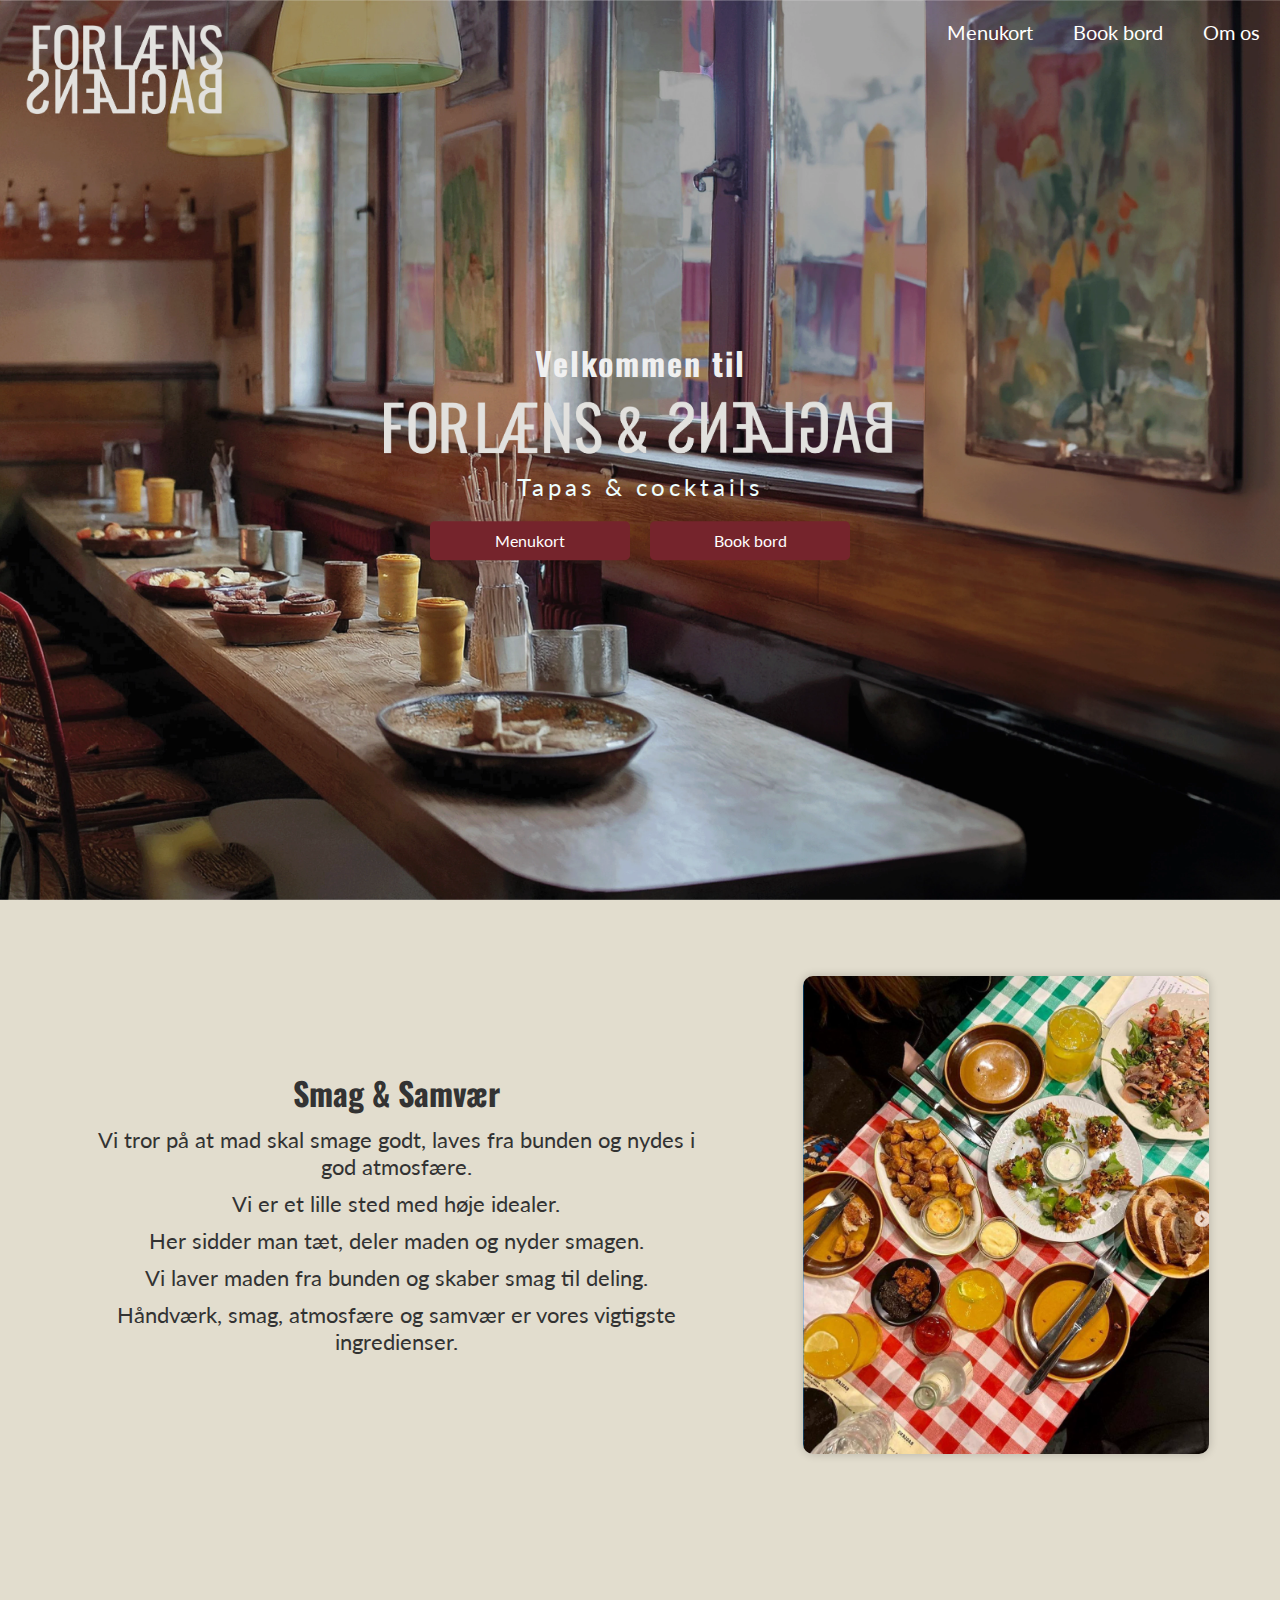
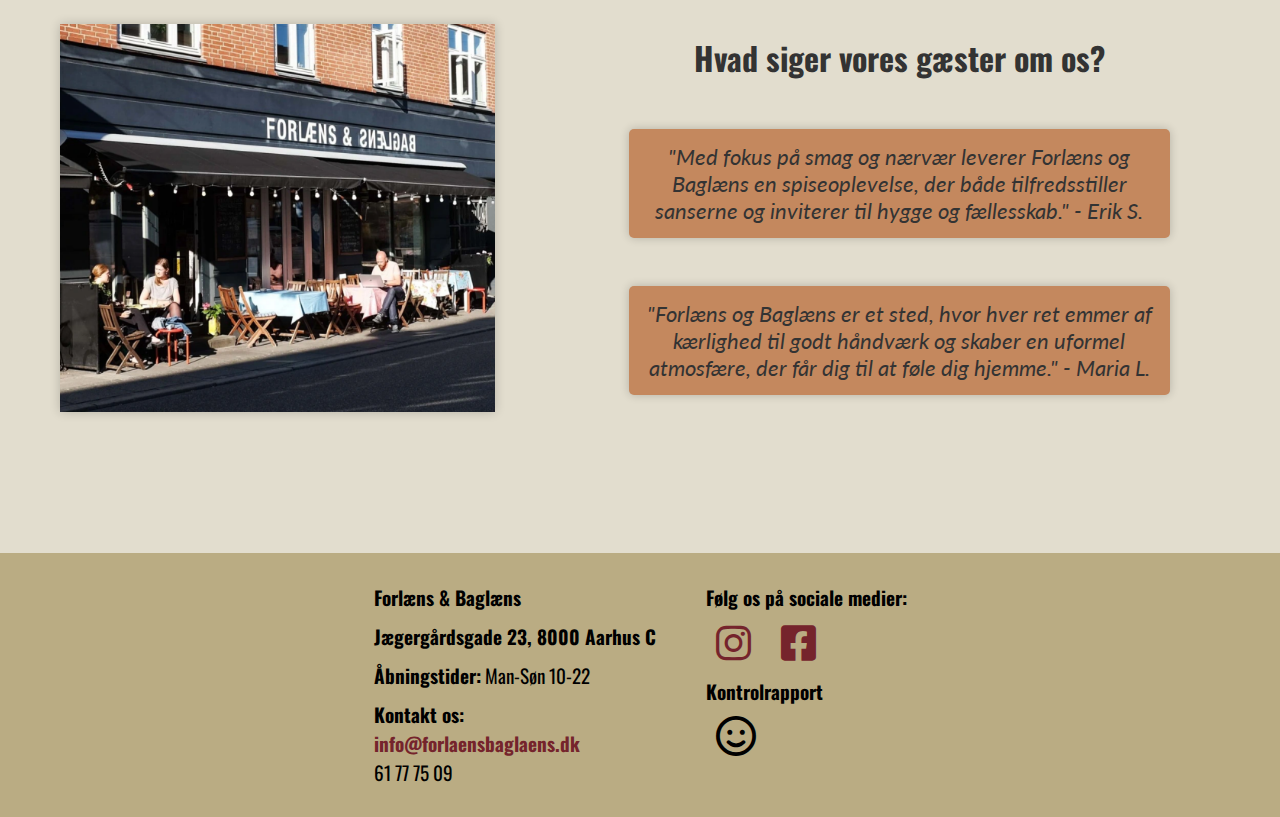
<file: index.html>
<!DOCTYPE html>
<html lang="da">
<head>
    <meta charset="UTF-8">
    <meta name="viewport" content="width=device-width, initial-scale=1.0">
    <meta name="decsription" content="FORLÆNS OG BAGLÆNS er en tapasrestaurant,
    der serverer spanskinspireret gourmetmad i uformelle omgivelser, et sted hvor gæster og personale er tæt på hinanden.
    Cocktails, kaffe, tapas og mere, besøg os på Aarhus hjerte!">
    <title>Forlæns og Baglæns</title>
    <link rel="stylesheet" href="css/style.css">
    <link rel="icon" type="image/x-icon" href="/img/Favicon.png">
    <link href="https://cdnjs.cloudflare.com/ajax/libs/font-awesome/6.0.0-beta3/css/all.min.css" rel="stylesheet">
    <link href='https://fonts.googleapis.com/css?family=Lato' rel='stylesheet'>
    <link href='https://fonts.googleapis.com/css?family=Oswald' rel='stylesheet'>

</head>
<body>
    <nav>
        <header class="header-white">
            <input class="menu-btn-white" type="checkbox" id="menu-btn-white"/>
            <label class="menu-icon-white" for="menu-btn-white"><span class="navicon-white"></span></label>
            <ul class="menu-white">
                <li><a href="/menukort.html" class="nav-link-white">Menukort</a></li>
                <li><a href="/Bookbord.html" class="nav-link-white">Book bord</a></li>
                <li><a href="/omos.html" class="nav-link-white">Om os</a></li>
            </ul>
        </header>
    </nav>

        <section class="image-container">
            <img src="/img/Forbillede.webp" alt="Front Page Image" id="forbillede">
            <a href="/index.html">
                <img src="/img/LogoLilleHvid.webp" alt="Website Logo" id="logo"> 
            </a>
                <div class="overlay">
                    <h1 class="welcome-text">Velkommen til</h1>
                    <img src="/img/LogoStorHvidBred.webp" alt="Website Logo" id="mainlogo">
                    <p class="subtext">Tapas & cocktails</p>
                        <div class="buttons">
                           <a href="/menukort.html" class="button">Menukort</a>
                           <a href="/Bookbord.html" class="button">Book bord</a>
                    </div>
                </div>
        </section>

        <br>
        <br>
        <br>    
        <br>    
    

        <main class="main-article">
            <section class="section-taste">
                <div class="content">
                    <h2>Smag & Samvær</h2>
                    <p>Vi tror på at mad skal smage godt, laves fra bunden og nydes i god atmosfære.</p>
                    <p>Vi er et lille sted med høje idealer.</p>
                    <p>Her sidder man tæt, deler maden og nyder smagen.</p>
                    <p>Vi laver maden fra bunden og skaber smag til deling.</p>
                    <p>Håndværk, smag, atmosfære og samvær er vores vigtigste ingredienser.</p>
                </div>
                <div class="image-article">
                    <img src="/img/SmagBillede.png" alt="Delicious food served at the restaurant">
                </div>
            </section>
        
            <br>
            <br>
            <br>

            

            <section class="section-reviews">
                <div class="image-article2">
                    <img src="/img/Shopfront.png" alt="Front of Forlæns & Baglæns restaurant">
                </div>
                <div class="content">
                    <h2>Hvad siger vores gæster om os?</h2>
                    <br>
                    <br>
                    <blockquote>
                        "Med fokus på smag og nærvær leverer Forlæns og Baglæns en spiseoplevelse, der både tilfredsstiller sanserne og inviterer til hygge og fællesskab." - Erik S.
                    </blockquote>
                    <br>
                    <br>
                    <blockquote>
                        "Forlæns og Baglæns er et sted, hvor hver ret emmer af kærlighed til godt håndværk og skaber en uformel atmosfære, der får dig til at føle dig hjemme." - Maria L.
                    </blockquote>
                </div>
            </section>
        </main>

        <br>
        <br>    
        <br>
        <br>
        <br>
        <br>

    
    <footer>
        <div class="footer-content">
            <div class="footer-info">
                <p><strong>Forlæns & Baglæns</strong></p>
                <p><strong>Jægergårdsgade 23, 8000 Aarhus C</strong></p>
                <p><strong>Åbningstider:</strong> Man-Søn 10-22</p>
                <p><strong>Kontakt os:</strong><br>
                    <a href="mailto:info@forlaensbaglaens.dk">info@forlaensbaglaens.dk</a><br>
                    61 77 75 09
                </p>
            </div>
    
            <div class="footer-icons">
                <p><strong>Følg os på sociale medier:</strong></p>
                <div class="social-media">
                    <a href="https://www.instagram.com/forlaensbaglaens/" target="_blank" class="social-icon">
                        <i class="fab fa-instagram"></i>
                    </a>
                    <a href="https://www.facebook.com/forlaensogbaglaens" target="_blank" class="social-icon">
                        <i class="fab fa-facebook-square"></i>
                    </a>
                </div>
                <p><strong>Kontrolrapport</strong></p>
                <div class="kontrolrapport">
                    <a href="https://www.findsmiley.dk/716394" target="_blank" class="smiley-icon">
                        <i class="far fa-smile"></i>
                    </a>
                </div>
            </div>
        </div>
    </footer>
    
</body>
</html>
</file>
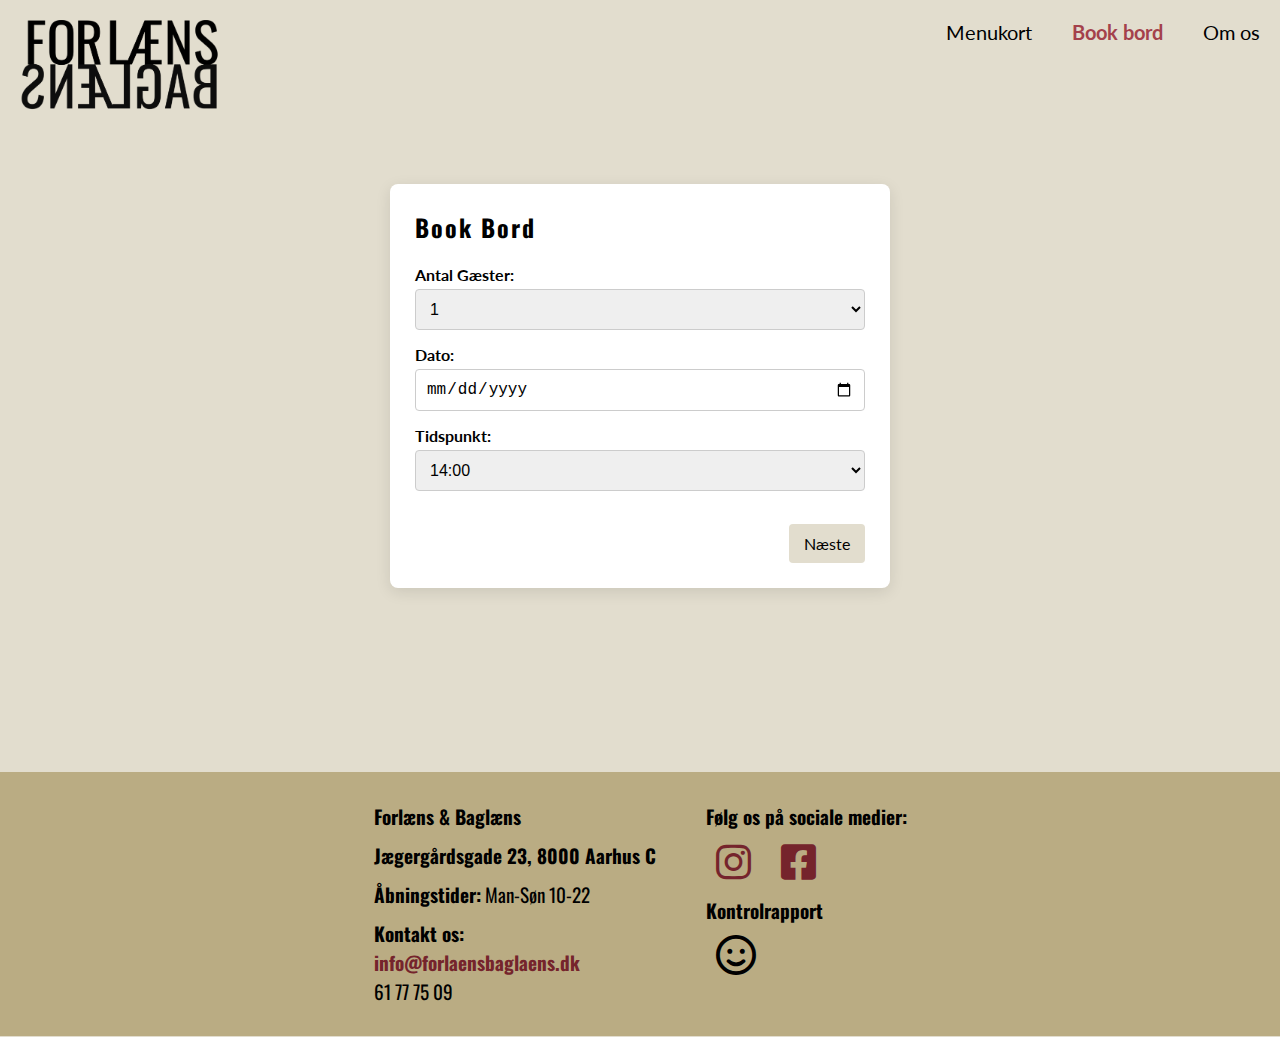
<file: Bookbord.html>
<!DOCTYPE html>
<html lang="da">
<head>
    <meta charset="UTF-8">
    <meta name="viewport" content="width=device-width, initial-scale=1.0">
    <title>Forlæns og Baglæns</title>
    <link rel="stylesheet" href="css/style.css">
    <link rel="icon" type="image/x-icon" href="/img/Favicon.png">
    <link href="https://cdnjs.cloudflare.com/ajax/libs/font-awesome/6.0.0-beta3/css/all.min.css" rel="stylesheet">
    <link href='https://fonts.googleapis.com/css?family=Lato' rel='stylesheet'>
    <link href='https://fonts.googleapis.com/css?family=Oswald' rel='stylesheet'>
</head>

<body>
    <nav>
        <header class="header-black">
            <input class="menu-btn-black" type="checkbox" id="menu-btn-black" />
            <label class="menu-icon-black" for="menu-btn-black"><span class="navicon-black"></span></label>
            <ul class="menu-black">
                <li><a href="/menukort.html" class="nav-link-black">Menukort</a></li>
                <li><a href="/Bookbord.html" class="nav-link-black red">Book bord</a></li>
                <li><a href="/omos.html" class="nav-link-black">Om os</a></li>
            </ul>
        </header>
    </nav>

    <div class="image-containermenu">
        <a href="/index.html">
            <img src="/img/LogoLilleSort.webp" alt="Website Logo" id="logomenu"> 
        </a>
    </div>

    <br>
    <br>
    <br>
    <br>
    <br>
    <br>
    <br>
    <br>

    <main class="content">
        <div class="form-box">
            
            <section class="form-page active" id="form-step-1">
                <h3 class="form-heading">Book Bord</h3>
                <label class="form-label" for="form-guests">Antal Gæster:</label>
                <select class="form-select" id="form-guests" name="form-guests">
                    <option value="1">1</option>
                    <option value="2">2</option>
                    <option value="3">3</option>
                    <option value="4">4</option>
                    <option value="5">5</option>
                    <option value="6">6</option>
                </select>

                <label class="form-label" for="form-date">Dato:</label>
                <input class="form-input" type="date" id="form-date" name="form-date" min="2024-01-01">

                <label class="form-label" for="form-time">Tidspunkt:</label>
                <select class="form-select" id="form-time" name="form-time">
                    <option value="14:00">14:00</option>
                    <option value="14:30">14:30</option>
                    <option value="15:00">15:00</option>
                    <option value="15:30">15:30</option>
                    <option value="16:00">16:00</option>
                    <option value="16:30">16:30</option>
                    <option value="17:00">17:00</option>
                    <option value="17:30">17:30</option>
                    <option value="18:00">18:00</option>
                    <option value="18:30">18:30</option>
                    <option value="19:00">19:00</option>
                    <option value="19:30">19:30</option>
                    <option value="20:00">20:00</option>
                    <option value="20:30">20:30</option>
                    <option value="21:00">21:00</option>
                    <option value="21:30">21:30</option>
                </select>
                <br> 
                <br>           
                <button type="button" class="form-next-btn">Næste</button>
            </section>

            <!-- Step 2: Enter Personal Info -->
            <section class="form-page" id="form-step-2">
                <h3 class="form-heading">Dine Detaljer</h3>
                <p>Forlæns og Baglæns</p>
                <p>Jægergårdsgade 23, 8000 Aarhus C</p>
                <br>
                <p id="guest-info"></p>
                <p id="date-info">Dato: </p>
                <p id="time-info">Time: </p>
                <br>
                <br>
                <label class="form-label" for="form-name">Navn:</label>
                <input class="form-input" type="text" id="form-name" name="form-name" required>

                <label class="form-label" for="form-phone">Telefonnummber:</label>
                <input class="form-input" type="tel" id="form-phone" name="form-phone" required>

                <label class="form-label" for="form-email">Emailadresse:</label>
                <input class="form-input" type="email" id="form-email" name="form-email" required>

                <label class="form-label" for="form-comments">Eventuelle kommentare (valgfrit):</label>
                <textarea class="form-textarea" id="form-comments" name="form-comments"></textarea>
                <br>
                <br>

                <div class="form-checkbox-container">
                    <label class="form-checkbox-label">
                        <input class="form-checkbox" type="checkbox" id="form-terms" required>Jeg er indforstået med at bookingen kan afbestilles op til 2 timer inden reservationen
                    </label>
                    <label class="form-checkbox-label">
                        <input class="form-checkbox" type="checkbox" id="form-newsletter"> Jeg er indforstået med, at bookingen varer i 2 timer
                    </label>
                </div>
                
                <br>

                <div class="form-button-group">
                    <button type="button" class="form-prev-btn">Tilbage</button>
                    <button type="submit" class="form-confirm-btn" disabled>Bekræft</button>
                </div>
            </section>
        </div>
    </main>
  

 <br>
 <br>
 <br>
 <br>
 <br>
 <br>
 <br>
 <br>



    <footer>
        <div class="footer-content">
            <div class="footer-info">
                <p><strong>Forlæns & Baglæns</strong></p>
                <p><strong>Jægergårdsgade 23, 8000 Aarhus C</strong></p>
                <p><strong>Åbningstider:</strong> Man-Søn 10-22</p>
                <p><strong>Kontakt os:</strong><br>
                    <a href="mailto:info@forlaensbaglaens.dk">info@forlaensbaglaens.dk</a><br>
                    61 77 75 09
                </p>
            </div>
    
            <div class="footer-icons">
                <p><strong>Følg os på sociale medier:</strong></p>
                <div class="social-media">
                    <a href="https://www.instagram.com/forlaensbaglaens/" target="_blank" class="social-icon">
                        <i class="fab fa-instagram"></i>
                    </a>
                    <a href="https://www.facebook.com/forlaensogbaglaens" target="_blank" class="social-icon">
                        <i class="fab fa-facebook-square"></i>
                    </a>
                </div>
                <p><strong>Kontrolrapport</strong></p>
                <div class="kontrolrapport">
                    <a href="https://www.findsmiley.dk/716394" target="_blank" class="smiley-icon">
                        <i class="far fa-smile"></i>
                    </a>
                </div>
            </div>
        </div>
    </footer>

    <script src="script.js"></script>
</body>
</html>
</file>
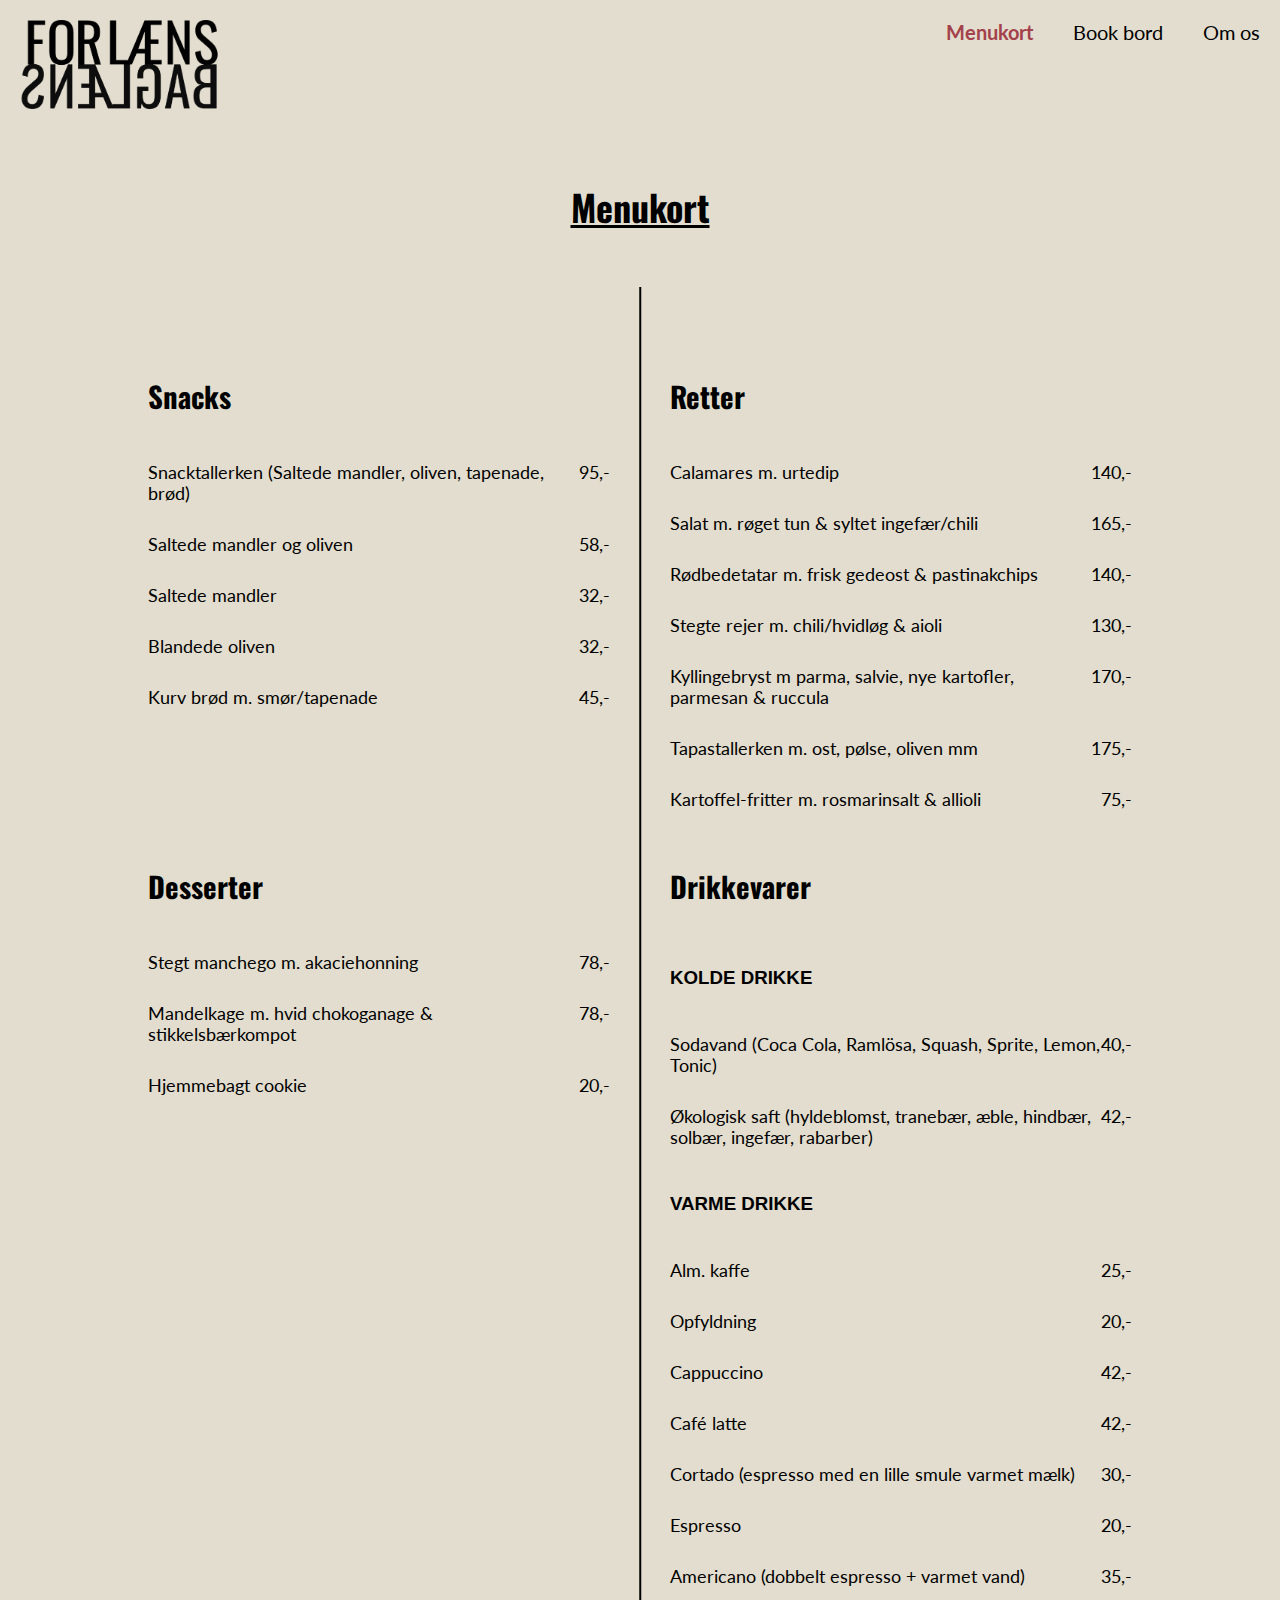
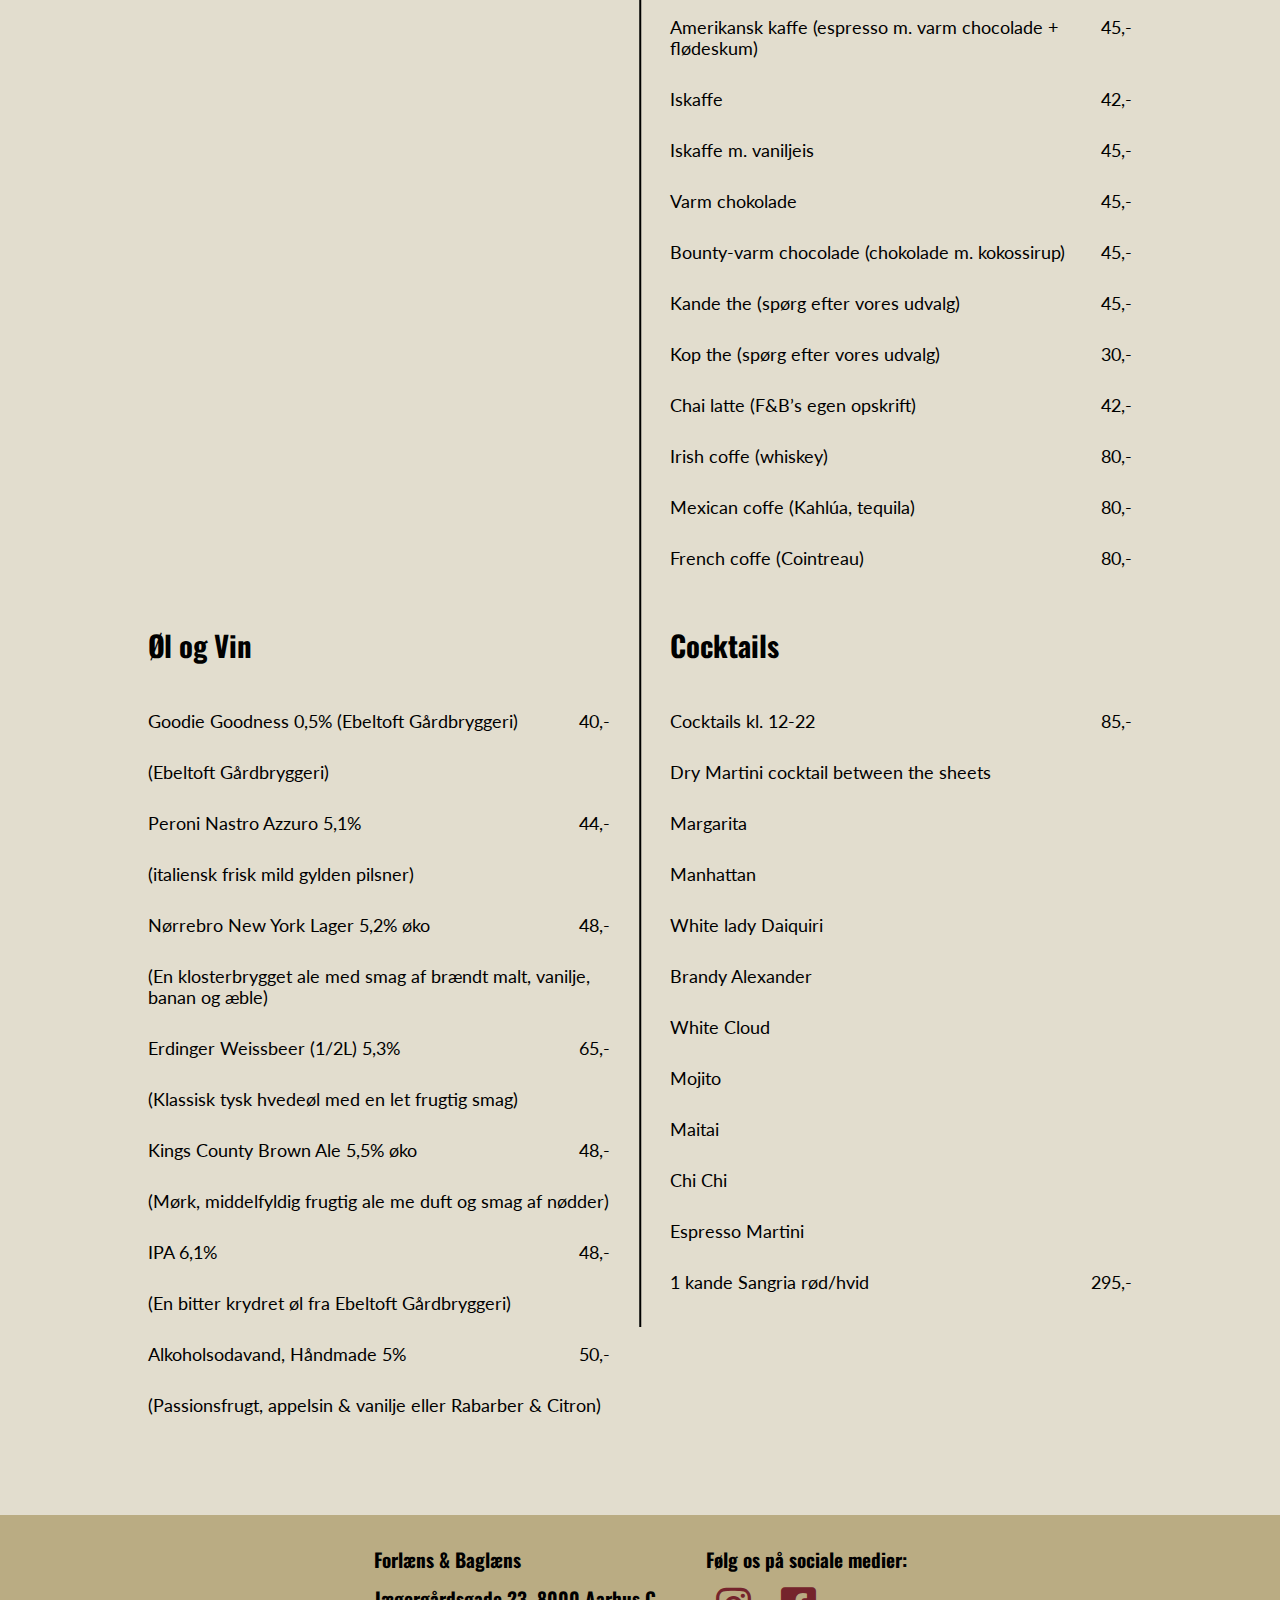
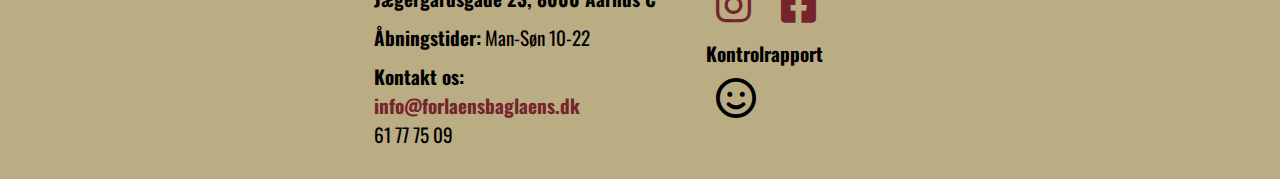
<file: menukort.html>
<!DOCTYPE html>
<html lang="da">
<head>
    <meta charset="UTF-8">
    <meta name="viewport" content="width=device-width, initial-scale=1.0">
    <title>Menukort - Forlæns og Baglæns</title>
    <link rel="stylesheet" href="css/style.css">
    <link rel="icon" type="image/x-icon" href="/img/Favicon.png">
    <link href="https://cdnjs.cloudflare.com/ajax/libs/font-awesome/6.0.0-beta3/css/all.min.css" rel="stylesheet">
    <link href="https://fonts.googleapis.com/css?family=Lato" rel="stylesheet">
    <link href="https://fonts.googleapis.com/css?family=Oswald" rel="stylesheet">
</head>
<body>
    <nav>
        <header class="header-black">
            <input class="menu-btn-black" type="checkbox" id="menu-btn-black" />
            <label class="menu-icon-black" for="menu-btn-black"><span class="navicon-black"></span></label>
            <ul class="menu-black">
                <li><a href="/menukort.html" class="nav-link-black red">Menukort</a></li>
                <li><a href="/Bookbord.html" class="nav-link-black">Book bord</a></li>
                <li><a href="/omos.html" class="nav-link-black">Om os</a></li>
            </ul>
        </header>
    </nav>

    <div class="image-containermenu">
        <a href="/index.html">
            <img src="/img/LogoLilleSort.webp" alt="Website Logo" id="logomenu"> 
        </a>
    </div>


    <div class="menu-title-container">
        <h1 class="menu-title">Menukort</h1>
    </div>

    <br>
    <br>
    <br>

    <div class="line"></div>
    
    <br>
    <div class="menu-row">
        <div class="columns">
            <a href="#snacks" class="menu-box">Snacks</a>
            <a href="#desserter" class="menu-box">Desserter</a>
            <a href="#olvin" class="menu-box">Øl og Vin</a>
        </div>
        <div class="columns">
            <a href="#retter" class="menu-box">Retter</a>
            <a href="#drikkevarer" class="menu-box">Drikkevarer</a>
            <a href="#cocktails" class="menu-box">Cocktails</a>
        </div>
    </div>
    <!-- Main Content -->
    <main class="menu-content">
        <!-- Snacks Section -->
        <div id="snacks" class="menu-section">
            <h2>Snacks</h2>
            <div class="menu-item"><p>Snacktallerken (Saltede mandler, oliven, tapenade, brød)</p><p class="price">95,-</p></div>
            <div class="menu-item"><p>Saltede mandler og oliven</p><p class="price">58,-</p></div>
            <div class="menu-item"><p>Saltede mandler</p><p class="price">32,-</p></div>
            <div class="menu-item"><p>Blandede oliven</p><p class="price">32,-</p></div>
            <div class="menu-item"><p>Kurv brød m. smør/tapenade</p><p class="price">45,-</p></div>
            
        </div>

        <!-- Retter Section -->
        <div id="retter" class="menu-section">
            <h2>Retter</h2>
            <div class="menu-item"><p>Calamares m. urtedip</p><p class="price">140,-</p></div>
            <div class="menu-item"><p>Salat m. røget tun & syltet ingefær/chili</p><p class="price">165,-</p></div>
            <div class="menu-item"><p>Rødbedetatar m. frisk gedeost & pastinakchips</p><p class="price">140,-</p></div>
            <div class="menu-item"><p>Stegte rejer m. chili/hvidløg & aioli</p><p class="price">130,-</p></div>
            <div class="menu-item"><p>Kyllingebryst m parma, salvie, nye kartofler, parmesan & ruccula</p><p class="price">170,-</p></div>
            <div class="menu-item"><p>Tapastallerken m. ost, pølse, oliven mm</p><p class="price">175,-</p></div>
            <div class="menu-item"><p>Kartoffel-fritter m. rosmarinsalt & allioli</p><p class="price">75,-</p></div>
        </div>

        <!-- Desserter Section -->
        <div id="desserter" class="menu-section">
            <h2>Desserter</h2>
            <div class="menu-item"><p>Stegt manchego m. akaciehonning</p><p class="price">78,-</p></div>
            <div class="menu-item"><p>Mandelkage m. hvid chokoganage & stikkelsbærkompot</p><p class="price">78,-</p></div>
            <div class="menu-item"><p>Hjemmebagt cookie</p><p class="price">20,-</p></div>
        </div>

        <!-- Drikkevarer Section -->
        <div id="drikkevarer" class="menu-section">
            <h2>Drikkevarer</h2>

            <h3>KOLDE DRIKKE</h3>
            <div class="menu-item"><p>Sodavand (Coca Cola, Ramlösa, Squash, Sprite, Lemon, Tonic)</p><p class="price">40,-</p></div>
            <div class="menu-item"><p>Økologisk saft (hyldeblomst, tranebær, æble, hindbær, solbær, ingefær, rabarber)</p><p class="price">42,-</p></div>
          
            <h3>VARME DRIKKE</h3>
            <div class="menu-item"><p>Alm. kaffe</p><p class="price">25,-</p></div>
            <div class="menu-item"><p>Opfyldning</p><p class="price">20,-</p></div>
            <div class="menu-item"><p>Cappuccino</p><p class="price">42,-</p></div>
            <div class="menu-item"><p>Café latte</p><p class="price">42,-</p></div>
            <div class="menu-item"><p>Cortado (espresso med en lille smule varmet mælk)</p><p class="price">30,-</p></div>
            <div class="menu-item"><p>Espresso</p><p class="price">20,-</p></div>
            <div class="menu-item"><p>Americano (dobbelt espresso + varmet vand)</p><p class="price">35,-</p></div>
            <div class="menu-item"><p>Amerikansk kaffe (espresso m. varm chocolade + flødeskum)</p><p class="price">45,-</p></div>
            <div class="menu-item"><p>Iskaffe </p><p class="price">42,-</p></div>
            <div class="menu-item"><p>Iskaffe m. vaniljeis </p><p class="price">45,-</p></div>
            <div class="menu-item"><p>Varm chokolade </p><p class="price">45,-</p></div>
            <div class="menu-item"><p>Bounty-varm chocolade (chokolade m. kokossirup)  </p><p class="price">45,-</p></div>
            <div class="menu-item"><p>Kande the (spørg efter vores udvalg)</p><p class="price">45,-</p></div>
            <div class="menu-item"><p>Kop the (spørg efter vores udvalg)</p><p class="price">30,-</p></div>
            <div class="menu-item"><p>Chai latte (F&B’s egen opskrift)</p><p class="price">42,-</p></div>
            <div class="menu-item"><p>Irish coffe (whiskey)</p><p class="price">80,-</p></div>
            <div class="menu-item"><p>Mexican coffe (Kahlúa, tequila)</p><p class="price">80,-</p></div>
            <div class="menu-item"><p>French coffe (Cointreau)</p><p class="price">80,-</p></div>


        </div>


    


        <!-- Øl og vin Section -->
        <div id="olvin" class="menu-section">
            <h2>Øl og Vin</h2>
            <div class="menu-item"><p>Goodie Goodness 0,5% (Ebeltoft Gårdbryggeri)</p><p class="price">40,-</p></div>
            <div class="menu-item"><p>(Ebeltoft Gårdbryggeri)</p><p class="price"></p></div>
            <div class="menu-item"><p>Peroni Nastro Azzuro 5,1% </p><p class="price">44,-</p></div>
            <div class="menu-item"><p>(italiensk frisk mild gylden pilsner)</p><p class="price"></p></div>
            <div class="menu-item"><p>Nørrebro New York Lager 5,2% øko </p><p class="price">48,-</p></div>
            <div class="menu-item"><p>(En klosterbrygget ale med smag af brændt malt, vanilje, banan og æble)</p><p class="price"></p></div>
            <div class="menu-item"><p>Erdinger Weissbeer (1/2L) 5,3% </p><p class="price">65,-</p></div>
            <div class="menu-item"><p>(Klassisk tysk hvedeøl med en let frugtig smag)</p><p class="price"></p></div>
            <div class="menu-item"><p>Kings County Brown Ale 5,5% øko </p><p class="price">48,-</p></div>
            <div class="menu-item"><p>(Mørk, middelfyldig frugtig ale me duft og smag af nødder)</p><p class="price"></p></div>
            <div class="menu-item"><p>IPA 6,1% </p><p class="price">48,-</p></div>
            <div class="menu-item"><p>(En bitter krydret øl fra Ebeltoft Gårdbryggeri)</p><p class="price"></p></div>
            <div class="menu-item"><p>Alkoholsodavand, Håndmade 5% </p><p class="price">50,-</p></div>
            <div class="menu-item"><p>(Passionsfrugt, appelsin & vanilje eller Rabarber & Citron)</p><p class="price"></p></div>

        </div>

        <!-- Cocktails Section -->
        <div id="cocktails" class="menu-section">
            <h2>Cocktails</h2>
            <div class="menu-item"><p>Cocktails kl. 12-22</p><p class="price">85,-</p></div>
            <div class="menu-item"><p>Dry Martini cocktail between the sheets</p><p class="price"></p></div>
            <div class="menu-item"><p>Margarita</p><p class="price"></p></div>
            <div class="menu-item"><p>Manhattan</p><p class="price"></p></div>
            <div class="menu-item"><p>White lady Daiquiri</p><p class="price"></p></div>
            <div class="menu-item"><p>Brandy Alexander</p><p class="price"></p></div>
            <div class="menu-item"><p>White Cloud</p><p class="price"></p></div>
            <div class="menu-item"><p>Mojito</p><p class="price"></p></div>
            <div class="menu-item"><p>Maitai</p><p class="price"></p></div>
            <div class="menu-item"><p>Chi Chi</p><p class="price"></p></div>
            <div class="menu-item"><p>Espresso Martini</p><p class="price"></p></div>
            <div class="menu-item"><p>1 kande Sangria rød/hvid</p><p class="price">295,-</p></div>

        </div>
    </main>

    <br>
    <br>
    <br>

    <footer>
        <div class="footer-content">
            <div class="footer-info">
                <p><strong>Forlæns & Baglæns</strong></p>
                <p><strong>Jægergårdsgade 23, 8000 Aarhus C</strong></p>
                <p><strong>Åbningstider:</strong> Man-Søn 10-22</p>
                <p><strong>Kontakt os:</strong><br>
                    <a href="mailto:info@forlaensbaglaens.dk">info@forlaensbaglaens.dk</a><br>
                    61 77 75 09
                </p>
            </div>
    
            <div class="footer-icons">
                <p><strong>Følg os på sociale medier:</strong></p>
                <div class="social-media">
                    <a href="https://www.instagram.com/forlaensbaglaens/" target="_blank" class="social-icon">
                        <i class="fab fa-instagram"></i>
                    </a>
                    <a href="https://www.facebook.com/forlaensogbaglaens" target="_blank" class="social-icon">
                        <i class="fab fa-facebook-square"></i>
                    </a>
                </div>
                <p><strong>Kontrolrapport</strong></p>
                <div class="kontrolrapport">
                    <a href="https://www.findsmiley.dk/716394" target="_blank" class="smiley-icon">
                        <i class="far fa-smile"></i>
                    </a>
                </div>
            </div>
        </div>
    </footer>

</body>
</html>
</file>
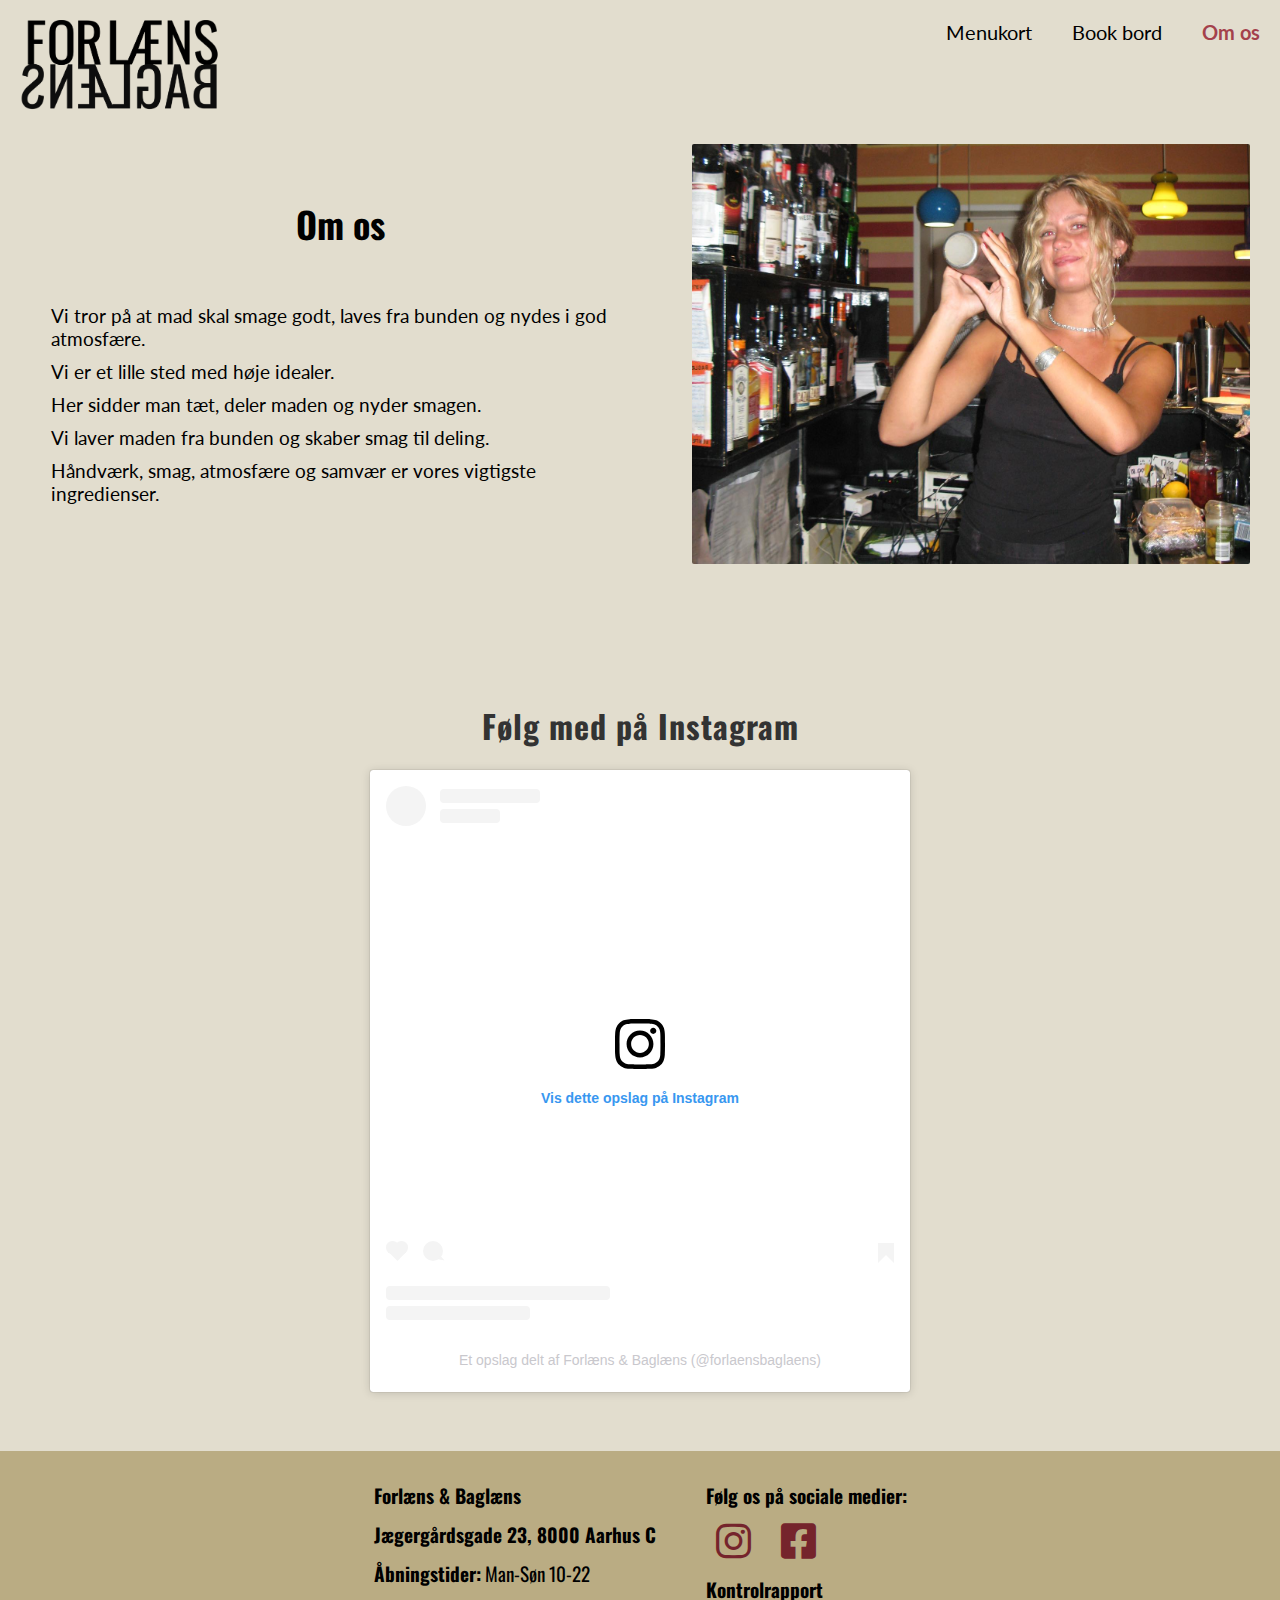
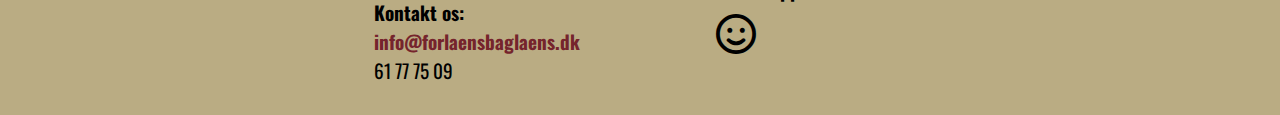
<file: omos.html>
<!DOCTYPE html>
<html lang="da">
<head>
    <meta charset="UTF-8">
    <meta name="viewport" content="width=device-width, initial-scale=1.0">
    <title>Forlæns og Baglæns</title>
    <link rel="stylesheet" href="css/style.css">
    <link rel="icon" type="image/x-icon" href="/img/Favicon.png">
    <link href="https://cdnjs.cloudflare.com/ajax/libs/font-awesome/6.0.0-beta3/css/all.min.css" rel="stylesheet">
    <link href='https://fonts.googleapis.com/css?family=Lato' rel='stylesheet'>
    <link href='https://fonts.googleapis.com/css?family=Oswald' rel='stylesheet'>


</head>

<body>
        <header class="header-black">
            <input class="menu-btn-black" type="checkbox" id="menu-btn-black" />
            <label class="menu-icon-black" for="menu-btn-black"><span class="navicon-black"></span></label>
            <ul class="menu-black">
                <li><a href="/menukort.html" class="nav-link-black">Menukort</a></li>
                <li><a href="/Bookbord.html" class="nav-link-black">Book bord</a></li>
                <li><a href="/omos.html" class="nav-link-black red">Om os</a></li>
            </ul>
        </header>


        <div class="image-containermenu">
            <a href="/index.html">
                <img src="/img/LogoLilleSort.webp" alt="Website Logo" id="logomenu"> 
            </a>
        </div>

    <br>
    <br>
    <br>
    <br>
    <br>
    <br>
    <br>
    <br>
    

    <section class="section-om-os">
        <div class="omos-content">
            <h2>Om os</h2>
            <br>
            <br>
            <br>
            <p>Vi tror på at mad skal smage godt, laves fra bunden og nydes i god atmosfære.</p>
            <p>Vi er et lille sted med høje idealer.</p>
            <p>Her sidder man tæt, deler maden og nyder smagen.</p>
            <p>Vi laver maden fra bunden og skaber smag til deling.</p>
            <p>Håndværk, smag, atmosfære og samvær er vores vigtigste ingredienser.</p>
        </div>
        <div class="omos-image">
            <img src="/img/omos.jpeg" alt="om os billede">
        </div>
    </section>

    <br>
    <br>
    <br>

    <div class="instagram-grid">
    <section class="instagram-section">
        <h2 class="instagram-heading">Følg med på Instagram</h2>
        <blockquote class="instagram-media" data-instgrm-permalink="https://www.instagram.com/reel/C_0eWr8M0lq/?utm_source=ig_embed&amp;utm_campaign=loading" data-instgrm-version="14" style=" background:#FFF; border:0; border-radius:3px; box-shadow:0 0 1px 0 rgba(0,0,0,0.5),0 1px 10px 0 rgba(0,0,0,0.15); margin: 1px; max-width:540px; min-width:326px; padding:0; width:99.375%; width:-webkit-calc(100% - 2px); width:calc(100% - 2px);"><div style="padding:16px;"> <a href="https://www.instagram.com/reel/C_0eWr8M0lq/?utm_source=ig_embed&amp;utm_campaign=loading" style=" background:#FFFFFF; line-height:0; padding:0 0; text-align:center; text-decoration:none; width:100%;" target="_blank"> <div style=" display: flex; flex-direction: row; align-items: center;"> <div style="background-color: #F4F4F4; border-radius: 50%; flex-grow: 0; height: 40px; margin-right: 14px; width: 40px;"></div> <div style="display: flex; flex-direction: column; flex-grow: 1; justify-content: center;"> <div style=" background-color: #F4F4F4; border-radius: 4px; flex-grow: 0; height: 14px; margin-bottom: 6px; width: 100px;"></div> <div style=" background-color: #F4F4F4; border-radius: 4px; flex-grow: 0; height: 14px; width: 60px;"></div></div></div><div style="padding: 19% 0;"></div> <div style="display:block; height:50px; margin:0 auto 12px; width:50px;"><svg width="50px" height="50px" viewBox="0 0 60 60" version="1.1" xmlns="http://www.w3.org/2000/svg" xmlns:xlink="http://www.w3.org/1999/xlink"><g stroke="none" stroke-width="1" fill="none" fill-rule="evenodd"><g transform="translate(-511.000000, -20.000000)" fill="#000000"><g><path d="M556.869,30.41 C554.814,30.41 553.148,32.076 553.148,34.131 C553.148,36.186 554.814,37.852 556.869,37.852 C558.924,37.852 560.59,36.186 560.59,34.131 C560.59,32.076 558.924,30.41 556.869,30.41 M541,60.657 C535.114,60.657 530.342,55.887 530.342,50 C530.342,44.114 535.114,39.342 541,39.342 C546.887,39.342 551.658,44.114 551.658,50 C551.658,55.887 546.887,60.657 541,60.657 M541,33.886 C532.1,33.886 524.886,41.1 524.886,50 C524.886,58.899 532.1,66.113 541,66.113 C549.9,66.113 557.115,58.899 557.115,50 C557.115,41.1 549.9,33.886 541,33.886 M565.378,62.101 C565.244,65.022 564.756,66.606 564.346,67.663 C563.803,69.06 563.154,70.057 562.106,71.106 C561.058,72.155 560.06,72.803 558.662,73.347 C557.607,73.757 556.021,74.244 553.102,74.378 C549.944,74.521 548.997,74.552 541,74.552 C533.003,74.552 532.056,74.521 528.898,74.378 C525.979,74.244 524.393,73.757 523.338,73.347 C521.94,72.803 520.942,72.155 519.894,71.106 C518.846,70.057 518.197,69.06 517.654,67.663 C517.244,66.606 516.755,65.022 516.623,62.101 C516.479,58.943 516.448,57.996 516.448,50 C516.448,42.003 516.479,41.056 516.623,37.899 C516.755,34.978 517.244,33.391 517.654,32.338 C518.197,30.938 518.846,29.942 519.894,28.894 C520.942,27.846 521.94,27.196 523.338,26.654 C524.393,26.244 525.979,25.756 528.898,25.623 C532.057,25.479 533.004,25.448 541,25.448 C548.997,25.448 549.943,25.479 553.102,25.623 C556.021,25.756 557.607,26.244 558.662,26.654 C560.06,27.196 561.058,27.846 562.106,28.894 C563.154,29.942 563.803,30.938 564.346,32.338 C564.756,33.391 565.244,34.978 565.378,37.899 C565.522,41.056 565.552,42.003 565.552,50 C565.552,57.996 565.522,58.943 565.378,62.101 M570.82,37.631 C570.674,34.438 570.167,32.258 569.425,30.349 C568.659,28.377 567.633,26.702 565.965,25.035 C564.297,23.368 562.623,22.342 560.652,21.575 C558.743,20.834 556.562,20.326 553.369,20.18 C550.169,20.033 549.148,20 541,20 C532.853,20 531.831,20.033 528.631,20.18 C525.438,20.326 523.257,20.834 521.349,21.575 C519.376,22.342 517.703,23.368 516.035,25.035 C514.368,26.702 513.342,28.377 512.574,30.349 C511.834,32.258 511.326,34.438 511.181,37.631 C511.035,40.831 511,41.851 511,50 C511,58.147 511.035,59.17 511.181,62.369 C511.326,65.562 511.834,67.743 512.574,69.651 C513.342,71.625 514.368,73.296 516.035,74.965 C517.703,76.634 519.376,77.658 521.349,78.425 C523.257,79.167 525.438,79.673 528.631,79.82 C531.831,79.965 532.853,80.001 541,80.001 C549.148,80.001 550.169,79.965 553.369,79.82 C556.562,79.673 558.743,79.167 560.652,78.425 C562.623,77.658 564.297,76.634 565.965,74.965 C567.633,73.296 568.659,71.625 569.425,69.651 C570.167,67.743 570.674,65.562 570.82,62.369 C570.966,59.17 571,58.147 571,50 C571,41.851 570.966,40.831 570.82,37.631"></path></g></g></g></svg></div><div style="padding-top: 8px;"> <div style=" color:#3897f0; font-family:Arial,sans-serif; font-size:14px; font-style:normal; font-weight:550; line-height:18px;">Vis dette opslag på Instagram</div></div><div style="padding: 12.5% 0;"></div> <div style="display: flex; flex-direction: row; margin-bottom: 14px; align-items: center;"><div> <div style="background-color: #F4F4F4; border-radius: 50%; height: 12.5px; width: 12.5px; transform: translateX(0px) translateY(7px);"></div> <div style="background-color: #F4F4F4; height: 12.5px; transform: rotate(-45deg) translateX(3px) translateY(1px); width: 12.5px; flex-grow: 0; margin-right: 14px; margin-left: 2px;"></div> <div style="background-color: #F4F4F4; border-radius: 50%; height: 12.5px; width: 12.5px; transform: translateX(9px) translateY(-18px);"></div></div><div style="margin-left: 8px;"> <div style=" background-color: #F4F4F4; border-radius: 50%; flex-grow: 0; height: 20px; width: 20px;"></div> <div style=" width: 0; height: 0; border-top: 2px solid transparent; border-left: 6px solid #f4f4f4; border-bottom: 2px solid transparent; transform: translateX(16px) translateY(-4px) rotate(30deg)"></div></div><div style="margin-left: auto;"> <div style=" width: 0px; border-top: 8px solid #F4F4F4; border-right: 8px solid transparent; transform: translateY(16px);"></div> <div style=" background-color: #F4F4F4; flex-grow: 0; height: 12px; width: 16px; transform: translateY(-4px);"></div> <div style=" width: 0; height: 0; border-top: 8px solid #F4F4F4; border-left: 8px solid transparent; transform: translateY(-4px) translateX(8px);"></div></div></div> <div style="display: flex; flex-direction: column; flex-grow: 1; justify-content: center; margin-bottom: 24px;"> <div style=" background-color: #F4F4F4; border-radius: 4px; flex-grow: 0; height: 14px; margin-bottom: 6px; width: 224px;"></div> <div style=" background-color: #F4F4F4; border-radius: 4px; flex-grow: 0; height: 14px; width: 144px;"></div></div></a><p style=" color:#c9c8cd; font-family:Arial,sans-serif; font-size:14px; line-height:17px; margin-bottom:0; margin-top:8px; overflow:hidden; padding:8px 0 7px; text-align:center; text-overflow:ellipsis; white-space:nowrap;"><a href="https://www.instagram.com/reel/C_0eWr8M0lq/?utm_source=ig_embed&amp;utm_campaign=loading" style=" color:#c9c8cd; font-family:Arial,sans-serif; font-size:14px; font-style:normal; font-weight:normal; line-height:17px; text-decoration:none;" target="_blank">Et opslag delt af Forlæns &amp; Baglæns (@forlaensbaglaens)</a></p></div></blockquote>
<script async src="//www.instagram.com/embed.js"></script>
    </section>
    </div> <!-- Close the unclosed div -->
    <br>
    
    <footer>
        <div class="footer-content">
            <div class="footer-info">
                <p><strong>Forlæns & Baglæns</strong></p>
                <p><strong>Jægergårdsgade 23, 8000 Aarhus C</strong></p>
                <p><strong>Åbningstider:</strong> Man-Søn 10-22</p>
                <p><strong>Kontakt os:</strong><br>
                    <a href="mailto:info@forlaensbaglaens.dk">info@forlaensbaglaens.dk</a><br>
                    61 77 75 09
                </p>
            </div>
    
            <div class="footer-icons">
                <p><strong>Følg os på sociale medier:</strong></p>
                <div class="social-media">
                    <a href="https://www.instagram.com/forlaensbaglaens/" target="_blank" class="social-icon">
                        <i class="fab fa-instagram"></i>
                    </a>
                    <a href="https://www.facebook.com/forlaensogbaglaens" target="_blank" class="social-icon">
                        <i class="fab fa-facebook-square"></i>
                    </a>
                </div>
                <p><strong>Kontrolrapport</strong></p>
                <div class="kontrolrapport">
                    <a href="https://www.findsmiley.dk/716394" target="_blank" class="smiley-icon">
                        <i class="far fa-smile"></i>
                    </a>
                </div>
            </div>
        </div>
    </footer>

</body>
</html>
</file>
<file: css/style.css>
/* CSS Reset */
* {
    margin: 0;  
    padding: 0;  
    box-sizing: border-box; 
}

html {
    scroll-behavior: smooth;
}

html, body {
    height: 100%;  
    font-family: Arial, sans-serif;  
}

img {
    max-width: 100%;  
    height: auto;  
}

a {
    text-decoration: none;  
    color: #000;  
}

ul, ol {
    list-style: none;  
}

body {
    margin: 0;  
    background-color: #E2DDCE;  
}

.image-container {
    background-color: #E2DDCE;
}   

.image-container #forbillede {
    position: relative;
    width: 100%;
    height: 100vh;
    overflow: hidden;
    object-fit: cover;
}

/* Hvidt logo øverst venstr hjørne */
.image-container #logo {
    position: absolute;  
    top: 10px;  
    left: 10px; 
    z-index: 10;  
    width: 50px;  
    transition: transform 0.3s ease-out
}

.image-containermenu #logomenu {
    position: absolute;  
    top: 20px;  
    left: 20px; 
    z-index: 10;  
    width: 50px;  
    transition: transform 0.3s ease-out
}

.overlay {
    position: absolute;
    top: 50%;
    left: 50%;
    transform: translate(-50%, -50%);
    text-align: center;
    color: white;
    z-index: 10;
}

.welcome-text {
    font-size: 2rem;
    margin-bottom: 10px;
    color: #f0f0f0;
    white-space: nowrap;
    font-family: Oswald;
    letter-spacing: 2px;
}

.image-container #mainlogo {
    max-width: 550px; 
    min-width: 275px; 
    width: 40vw; 
    height: auto; 
    margin: 0 auto; 
    display: block; 
}

.subtext {
    font-size: 1.5rem;
    margin-bottom: 20px;
    color: #EFFFFF;
    font-family: Lato;
    letter-spacing: 4px;
}


/* De to røde knapper */
.buttons {
    display: flex;
    flex-direction: column;
    gap: 10px;
    align-items: center;
}

.button {
    background-color: #75242C;
    color: white;
    padding: 10px 20px;
    border-radius: 5px;
    text-align: center;
    font-size: 1rem;
    font-family: Lato;
    text-decoration: none;
    transition: background-color 0.3s;
    transition: transform 0.3s;
    width: 12.5em;
    align-items: center; 
}

.button:hover {
    background-color: #A4414B;
    transform: translateY(-3px) scale(1.03); 
    box-shadow: 0 8px 15px rgba(0, 0, 0, 0.2); 
}

.image-container #logo:hover {
    transform: scale(1.1);
    transition: transform 0.3s;
}

.image-containermenu #logomenu:hover {
    transform: scale(1.1);
    transition: transform 0.3s;
}


/* Forsidebillede og logo media queries */
/* Responsiv design for skærme over 768px */
@media (min-width: 768px) {
    #front-page-image img {
        width: auto; 
        height: auto;  
    }

    .image-container #logo {
        content: url(/img/LogostorHvid.webp);
        width: 200px;
        top: 25px;
        left: 25px;
    }

    #logo {
        content: url(/img/LogostorHvid.webp);  
        width: 400px;  
    }

     .image-containermenu #logomenu {
        content: url(/img/LogoStor.webp);  /* Ændrer logoet til et større billede */
        width: 200px;  
    }

    .buttons {
        flex-direction: row; 
        justify-content: center; 
        gap: 20px; 
    }

}

/* White Header */
.header-white {
    background-color: transparent;
    position: absolute;
    width: 100%;
    z-index: 3;
    transition: background-color 0.3s ease;
    padding: 10px 0;
}

/* Menu */
.menu-white {
    margin: 0;
    padding: 0;
    list-style: none;
    overflow: hidden;
    background-color: transparent;
    max-height: 0;
    position: absolute;
    top: 0; /* Position the menu directly below the header */
    left: 0;
    right: 0;
    z-index: 2;
    transition: max-height 0.3s ease, background-color 0.3s ease, padding 0.3s ease;

}

/* Menu Items */
.menu-white li {
    display: block;
    opacity: 0;
    transition: opacity 0.3s ease; 
    pointer-events: none;
}

/* Menu Links */
.nav-link-white {
    color: #ffffff;
    padding: 10px 20px;
    display: block;
    text-align: center;
    font-size: 20px;
    font-family: Lato;
    position: relative;
    text-decoration: none;
    transition: color 0.3s;
}

/* Underline Effect */
.nav-link-white::after {
    content: "";
    position: absolute;
    left: 50%;
    bottom: 4px; 
    transform: translateX(-50%) scaleX(0);
    width: 50%; 
    height: 1px; 
    background-color: white;
    transition: transform 0.3s;
    transform-origin: center;
}

.nav-link-white:hover::after {
    transform: translateX(-50%) scaleX(1);
}

/* Burger Icon */
.menu-icon-white {
    cursor: pointer;
    padding: 10px 20px;
    position: absolute;
    top: 20px;
    right: 20px;
    z-index: 3;
    user-select: none;
}

.navicon-white {
    background: #ffffff;
    display: block;
    height: 2px;
    width: 18px;
    position: relative;
    transition: 0.2s ease-out;
}

.navicon-white::before,
.navicon-white::after {
    background: #ffffff;
    content: '';
    display: block;
    height: 100%;
    width: 100%;
    position: absolute;
    transition: all 0.2s ease-out;
}

.navicon-white::before {
    top: 5px;
}

.navicon-white::after {
    top: -5px;
}

/* Menu Button (Checkbox) */
.menu-btn-white {
    display: none;
}

/* Menu Fold-Out on Checkbox Check */
.menu-btn-white:checked ~ .menu-white {
    background-color: #E2DDCE; 
    max-height: 100vh; 
    overflow: hidden; 
    padding: 20px 0; 
    transition: max-height 0.3s ease, background-color 0.3s ease, padding 0.3s ease;
}

.menu-btn-white:checked ~ .menu-white li {
    opacity: 1; 
    pointer-events: auto; /* Enable interaction when visible */
}

/* Burger Icon Animation */
.menu-btn-white:checked ~ .menu-icon-white .navicon-white {
    background: transparent;
}

.menu-btn-white:checked ~ .menu-white .nav-link-white::after {
    width: 10%; /* Make the underline narrower when the menu is open */
}

.menu-btn-white:checked ~ .menu-icon-white .navicon-white::before {
    transform: rotate(-45deg);
    top: 0;
}

.menu-btn-white:checked ~ .menu-icon-white .navicon-white::after {
    transform: rotate(45deg);
    top: 0;
}

/* Responsive Design for Larger Screens */
@media (min-width: 768px) {
    .menu-white {
        max-height: none;
        position: static;
        display: flex;
        justify-content: flex-end;
    }

    .menu-icon-white {
        display: none;
    }

    .menu-white li {
        display: inline;
        opacity: 1; /* Make text always visible */
        pointer-events: auto; /* Enable interaction */
    }
}


/* Sort header */
.header-black {
    background-color: transparent;
    position: absolute;
    width: 100%;
    z-index: 3;
    transition: background-color 0.3s ease;
    padding: 10px 0;
}


.menu-black {
    margin: 0;
    padding: 0;
    list-style: none;
    overflow: hidden;
    background-color: transparent;
    max-height: 0;
    transition: max-height 0.3s ease-out;
    position: absolute;
    top: 100%; 
    left: 0;
    right: 0;
    z-index: 2;
}


.menu-black li {
    display: block;
}

/* Nav links til undersider med sort tekst */
.nav-link-black {
    color: #000000;
    padding: 10px 20px;
    display: block;
    text-align: center;
    font-size: 20px;
    font-family: Lato;
    position: relative;
    text-decoration: none;
    transition: color 0.3s;
}


.nav-link-black::after {
    content: "";
    position: absolute;
    left: 50%;
    bottom: 5px; 
    transform: translateX(-50%) scaleX(0);
    width: 3em; 
    height: 2px; 
    background-color: black;
    transition: transform 0.3s;
    transform-origin: center;
}

.nav-link-black:hover::after {
    transform: translateX(-50%) scaleX(1);
}

/* Burger ikonet */
.menu-icon-black {
    cursor: pointer;
    padding: 20px 20px;
    position: absolute;
    top: 20px;
    right: 20px;
    z-index: 3;
    user-select: none;
}

.navicon-black {
    background: #000000;
    display: block;
    height: 2px;
    width: 18px;
    position: relative;
    transition: 0.2s ease-out;
}

.navicon-black::before,
.navicon-black::after {
    background: #000000;
    content: '';
    display: block;
    height: 100%;
    width: 100%;
    position: absolute;
    transition: all 0.2s ease-out;
}

.navicon-black::before {
    top: 5px;
}

.navicon-black::after {
    top: -5px;
}


.menu-btn-black {
    display: none;
}


.menu-btn-black:checked ~ .menu-black {
    max-height: 300px; 
}

/* Burger Ikon animation */
.menu-btn-black:checked ~ .menu-icon-black .navicon-black {
    background: transparent;
}

.menu-btn-black:checked ~ .menu-icon-black .navicon-black::before {
    transform: rotate(-45deg);
    top: 0;
}

.menu-btn-black:checked ~ .menu-icon-black .navicon-black::after {
    transform: rotate(45deg);
    top: 0;
}


@media (min-width: 768px) {
    .menu-black {
        max-height: none;
        position: static;
        display: flex;
        justify-content: flex-end;
    }

    .menu-icon-black {
        display: none;
    }

    .menu-black li {
        display: inline;
    }
}

/* Artikel på forsiden */

.main-article {
    display: flex;
    flex-direction: column;
    gap: 40px; 
    background-color: #E2DDCE; 
    padding: 20px; 
    color: #333; 
    font-family: Lato; 
    max-width: 1200px; 
    margin: 0 auto; 
    padding: 0 20px; 
}

.main-article .image-article {
    max-width: 80%;
    display: block;
    margin: 0 auto;
}

.main-article .image-article2 {
    display:none;
}
    
.main-article h2 {
    font-family: Oswald;
}

.section-taste, .section-reviews {
    display: flex;
    flex-direction: column;
    gap: 40px; 
}

.section-taste .content, .section-reviews .content {
    text-align: center;
}

.section-taste h2, .section-reviews h2 {
    font-size: 2rem;
    margin-bottom: 10px;
}

.section-taste p, .section-reviews p {
    font-size: 1.4rem;
    margin-bottom: 10px;
}

.section-reviews blockquote {
    font-size: 1.4rem;
    font-style: italic;
    font-family: Lato;
    font-weight: light;
    background-color: #C4885E; 
    padding: 14px;
    border-radius: 5px;
    margin-bottom: 10px;
    width:90%;
    max-width: 550px;
    margin: 0 auto 10px auto;
}

.section-taste .image-article, .section-reviews .image-article {
    text-align: center;
}

.section-taste .image-article img, .section-reviews .image-article img {
    max-width: 100%;
    height: auto;
    border-radius: 10px; 
}

@media (min-width: 768px) {
    .section-taste, .section-reviews {
        flex-direction: row; 
        align-items: center; 
    }

    .section-taste .image-article {
        display: block; 
        order: 2; 
        margin-left: 20px; 
    }

    .section-taste .image-article img {
        max-height: 600px; 
        max-width: 95%;
        box-shadow: 0 0 10px rgba(0, 0, 0, 0.2);
    }

    .section-taste .content {
        order: 1; 
    }

    .section-reviews .image-article2 {
        display: block; 
        order: 1; 
        margin-right: 20px; 
    }

    .section-reviews .image-article2 img {
        max-width: 00px; 
        max-width: 95%;
        box-shadow: 0 0 10px rgba(0, 0, 0, 0.2);
    }

    .section-reviews blockquote {
        max-width: 20em;
       max-width: 95%; 
       box-shadow: 0 0 10px rgba(0, 0, 0, 0.2);
    }

    .section-reviews .content {
        order: 2; 
    }
}


/* Footer */
footer {
    background-color: #BAAC83;
    padding: 20px;
    text-align: center;
}

.footer-content {
    display: flex;
    flex-direction: column;
    align-items: left;
    gap: 20px;
}

/* Footer text */
footer p {
    margin: 10px 0;
    font-family: Oswald;
    font-size: 1.2rem;
    text-align: left;
}

/* Footer links */
footer a {
    color: #75242C;
    font-weight: bold;
    text-decoration: none;
}

/* Smiley icon */
.kontrolrapport .smiley-icon {
    display: flex;
    margin: 0 10px;
    font-size: 40px;
    color: #000000;
    transition: opacity 0.3s ease;
}

.kontrolrapport .smiley-icon:hover {
    opacity: 0.7;
}

/* Social media icons */
.social-media {
    display: flex;
    gap: 10px;
    justify-content: left;
}

/* Media Query for larger screens */
@media (min-width: 1024px) {
    .footer-content {
        flex-direction: row;
        justify-content: center;
        align-items: flex-start;
        gap: 50px;
    }

    .social-media, .kontrolrapport {
        flex: 1; /* Allow the columns to take equal space */
        text-align: center;
    }
}


/* Sociale medie ikoner */
.social-media {
    margin-top: 10px;
}



.social-media .social-icon {
    display: inline-block;
    margin: 0 10px;
    font-size: 40px;
    color: #75242C;
    transition: opacity 0.3s ease;
}

.social-media .social-icon:hover {
    opacity: 0.7;
}

/* Menukort Overskrift - Centreret i midten af skærmen */
.menu-title {
    text-align: center;
    font-size: 36px;
    font-family: 'Oswald', sans-serif;
    text-decoration: underline;
    color: #000000;
    margin: 0;
    padding-top: 20vh;
    width: 100%;
    position: relative;
    top: 0;
    left: 50%;
    transform: translateX(-50%);
    z-index: 2; 
}

/* Menu Kolonner */
.menu-columns {
    display: grid;
    grid-template-columns: repeat(2, 1fr); /* To kolonner */
    gap: 20px;
    justify-items: center;
}

.menu-row{
    display: flex;
    flex-direction: row;
    justify-content: center;
    gap: 50px;
}

.column{
    display: flex;
    flex-direction: column;
}

/* Menu Bokse */
.menu-box {
    width: 150px;
    height: 60px;
    color: #E2DDCE;
    font-size: 18px;
    display: flex;
    align-items: center;
    justify-content: center;
    font-family: 'Lato', sans-serif;
    border-radius: 5px;
    text-align: center;
    background-color: #75242C;
    transition: background-color 0.3s;
    transition: transform 0.3s;
    margin: 20px;
}

.menu-box:hover {
    background-color: #A4414B;
    box-shadow: 0 4px 8px rgba(0, 0, 0, 0.2);
    transform: translateY(-5px); /* Smooth move on Y axis */
}

/* Media Query for større skærme (f.eks. tablets og desktops) */
@media (min-width: 1024px) {
    /* Skjuler boksene på større skærme */
    .menu-box {
        display: none;
    }

    /* Justerer menuen for større skærme */
    .menu-columns {
        grid-template-columns: 1fr 1fr; /* Menuen opdeles i 2 kolonner */
        gap: 20px;
        margin-top: 150px;
        width: 80%;
        margin: 40px auto;
    }

    /* Menu layout på større skærme */
    .menu-content {
        display: grid;
        grid-template-columns: repeat(2, 1fr);
        gap: 20px;
        width: 80%;
        margin: 40px auto;
    }

    /* Menu sektioner (kolonner) */
    .menu-section {
        display: flex;
        flex-direction: column;
        gap: 20px;
    }
}

/* Yderligere Menukort Overskrifter */
.menu-subtitle {
    text-align: center;
    font-size: 24px;
    font-family: 'Oswald', sans-serif;
    text-decoration: underline;
    color: #000000;
    margin: 20px 0;
    align-items: center;
    padding-left: 20px;
    padding-right: 20px;
}

/* Menu Sektion Overskrifter */
.menu-section h2 {
    font-family: 'Oswald', sans-serif;
    font-size: 1.8rem;
    margin-top: 30px;
    margin-bottom: 15px;
    padding-bottom: 5px;
    padding-left: 20px;
    padding-right: 20px;
}

.menu-item {
    display: flex;
    justify-content: space-between;
    padding: 5px 0;
    font-size: 1.1rem;
    font-family: Lato;
    padding-left: 20px;
    padding-right: 20px;
}

.menu-section h3 {
    display: flex;
    justify-content: space-between;
    padding: 20px;
}
.menu-item p {
    margin: 0;
    
    
}

.price {
    margin-left: auto;
}

/* Book bord formular */
.content {
    padding: 40px 20px;
    display: flex;
    justify-content: center;
    align-items: center;
    flex-direction: column;
}

.form-box {
    background-color: #fff;
    padding: 25px;
    border-radius: 8px;
    box-shadow: 0 4px 15px rgba(0, 0, 0, 0.1);
    width: 100%;
    max-width: 500px;
    transition: all 0.4s ease;
}

.form-page {
    display: none;
}

.form-page p {
    font-size: 1.2rem;
    margin-bottom: 20px;
    font-family: Lato;
}

.form-page.active {
    display: block;
}

.form-heading {
    font-size: 1.5rem;
    margin-bottom: 20px;
    font-family: Oswald;
    letter-spacing: 2px;
}

.form-label {
    display: block;
    font-weight: bold;
    margin-bottom: 5px;
    font-family: Lato;
}

.form-input, .form-select, .form-textarea {
    width: 100%;
    padding: 10px;
    margin-bottom: 15px;
    border: 1px solid #ccc;
    border-radius: 4px;
    font-size: 1rem;
}

.form-textarea {
    resize: vertical;
}

.form-checkbox-container {
    margin-bottom: 20px;
}

.form-checkbox-label {
    display: block;
    margin-bottom: 5px;
    font-size: 0.9rem;
    font-family: Lato;
}

.form-checkbox {
    margin-right: 10px;
}

.form-button-group {
    display: flex;
    justify-content: space-between;
    font-family: Lato;
}

.form-next-btn, .form-prev-btn, .form-confirm-btn {
    background-color: #E2DDCE;
    color: rgb(0, 0, 0);
    border: none;
    padding: 10px 15px;
    border-radius: 4px;
    cursor: pointer;
    font-size: 1rem;
    font-family: Lato;
    transition: transform 0.3s ease, box-shadow 0.3s ease, background-color 0.3s ease;
}

.form-prev-btn {
    background-color: #E2DDCE;
}

.form-next-btn {
    background-color: #E2DDCE;
    float: right;
    text-decoration: black;
}

.form-confirm-btn {
    background-color: #75242C;
    cursor: not-allowed;
    color: white
}

.form-confirm-btn.enabled {
    cursor: pointer;
    background-color: #75242C;
}

.form-next-btn:hover, .form-prev-btn:hover, .form-confirm-btn.enabled:hover {
    transform: translateY(-3px); 
    box-shadow: 0 5px 10px rgba(0, 0, 0, 0.2); 
}

.form-next-btn:hover, .form-prev-btn:hover {
    background-color: #c5c1b3;
}

.form-confirm-btn.enabled:hover
{
    background-color: #A4414B;
}

.form-page {
    display: none;
    opacity: 0;
    transform: scale(0.9); 
    transition: opacity 0.6s ease, transform 0.6s ease; 
}

.form-page.active {
    display: block;
    opacity: 1;
    transform: scale(1); 
}

.form-page.exiting {
    opacity: 0;
    transform: scale (1.1); 
}

.omos-content h2 {
    text-align: center;
    font-size: 36px;
    font-family: 'Oswald', sans-serif;
    color: black;
    
    display: flex;
    justify-content: center;
    align-items: center;
}

.omos-content {
    width: 80%;
    margin: 0 auto;
    padding: 20px;
}
.omos-content p {
    font-family: Lato;
}

.section-om-os {
    display: flex;
    flex-direction: column;
    gap: 20px;
    margin-top: 0px; 
    padding: 0 20px; 
}

.section-om-os .content {
    text-align: center;
}

.section-om-os p {
    font-size: 1.2rem;
    margin-bottom: 10px;
}
.omos-image {
  max-width: 85%;  
  margin: 0 auto;
}

.omos-image img {
    border-radius: 2px; 
}

.instagram-section {
    padding: 40px 20px;
    text-align: center;
    margin-top: 40px;
    display: flex;
    justify-content: center; 
    align-items: center; 
    flex-direction: column; 
}

.instagram-heading {
    font-family: 'Oswald', sans-serif;
    font-size: 2rem;
    color: #333;
    margin-bottom: 20px;
    letter-spacing: 1px;
}

@media (min-width: 768px) {
    .section-om-os {
        flex-direction: row; 
        justify-content: space-between; 
        align-items: center; 
    }

    .omos-content {
        width: 50%; 
        text-align: left; 
    }

    .omos-image {
        width: 45%; 
        max-width: 100%; 
    }
}

.red {
color: #A4414B;
font-weight: bold;
}

.line {
    position: absolute;
    left: 50%; 
    transform: translateX(-50%); 
    width: 1.5px; 
    background-color: #000; 
    height: 165em; 
}

@media (max-width: 1024px) {
    .line {
        display: none;
    }
}
</file>
